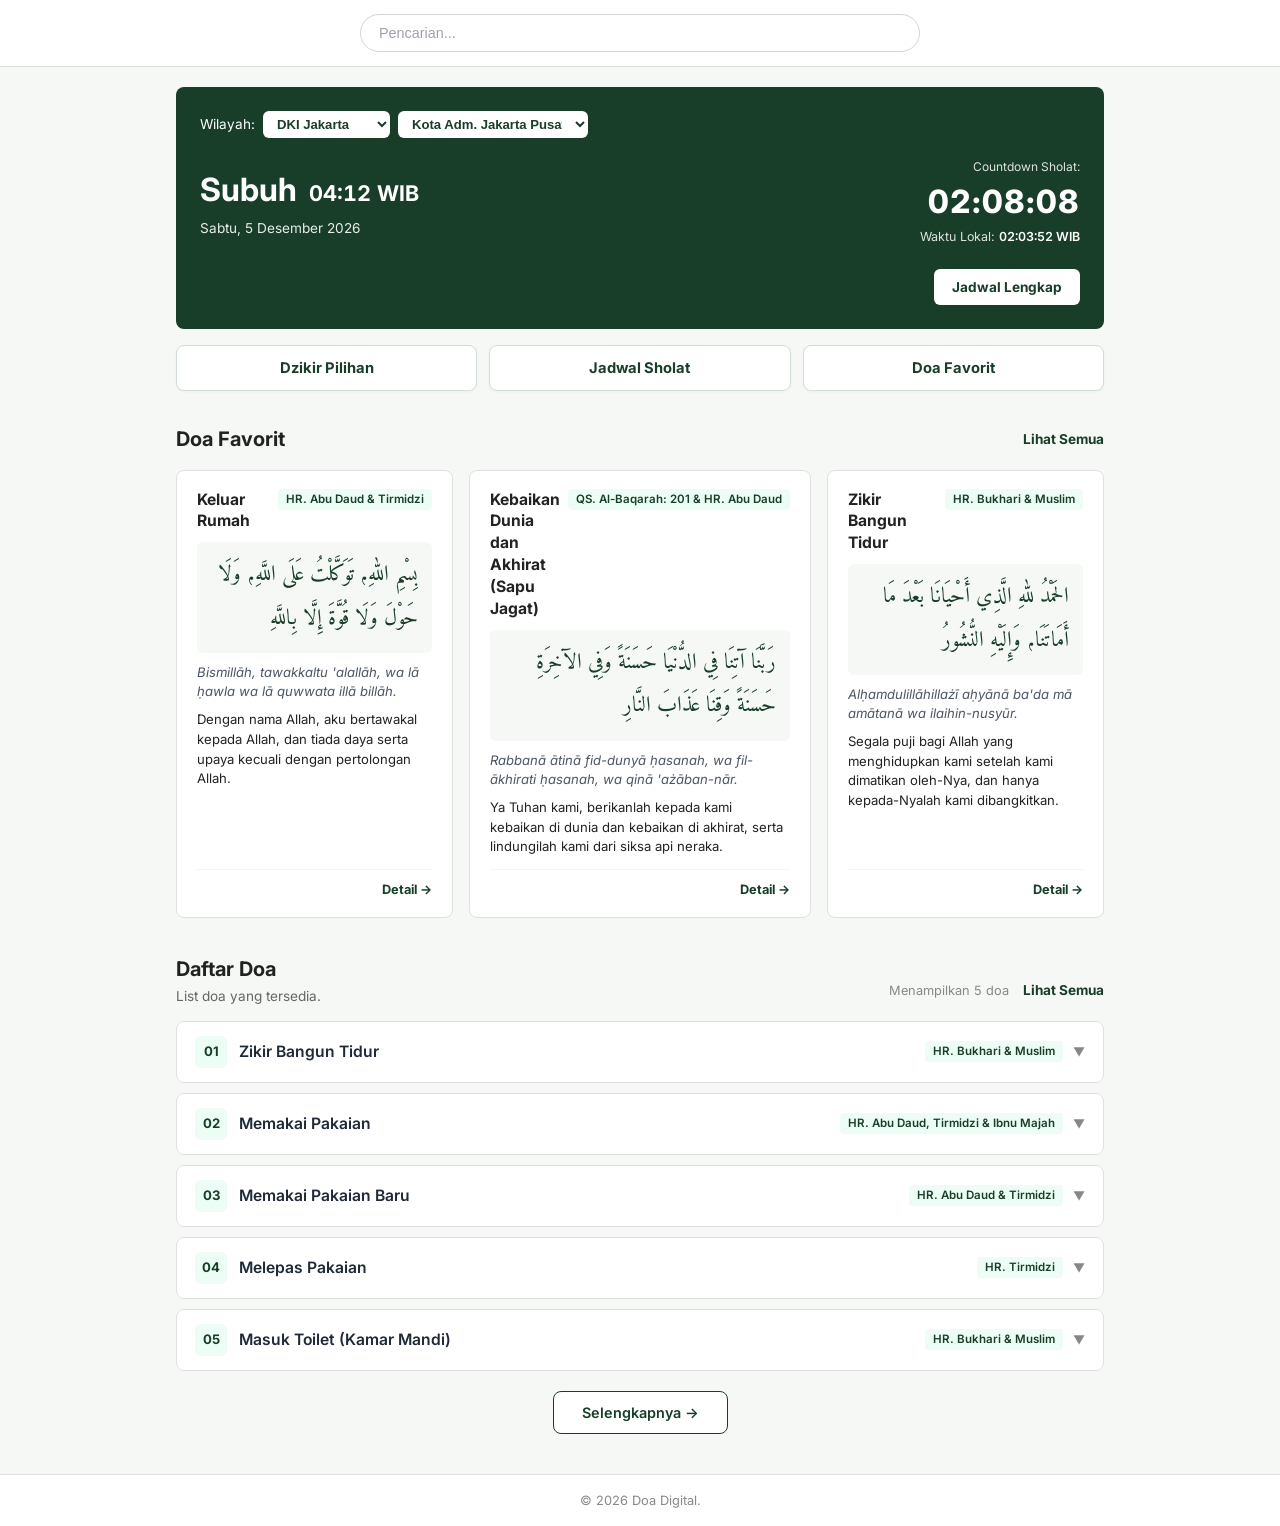
<file: index.html>
<!DOCTYPE html>
<html lang="id">
<head>
  <meta charset="UTF-8">
  <meta name="viewport" content="width=device-width, initial-scale=1.0">
  <title>Doa Digital - Kumpulan Doa, Dzikir & Jadwal Sholat</title>
  
  <!-- font -->
  <link rel="preconnect" href="https://fonts.googleapis.com">
  <link rel="preconnect" href="https://fonts.gstatic.com" crossorigin>
  <link href="https://fonts.googleapis.com/css2?family=Amiri:ital,wght@0,400;0,700;1,400&family=Inter:wght@400;500;600;700&display=swap" rel="stylesheet">
  
  <link rel="stylesheet" href="css/home.css">
</head>
<body>

  <!-- navbar search -->
  <header class="navbar">
    <div class="container nav-container">
      <div class="search-box">
        <input type="text" id="searchInput" placeholder="Pencarian...">
      </div>
    </div>
  </header>

  <main class="container">

    <!-- card waktu sholat -->
    <section class="card-sholat">
      <div class="sholat-top">
        <div class="sholat-location">
          <span>Wilayah:</span>
          <select id="provinsiSelect" aria-label="Pilih Provinsi">
            <option value="">Memuat provinsi...</option>
          </select>
          <select id="kabkotaSelect" aria-label="Pilih Kab/Kota">
            <option value="">Pilih kab/kota...</option>
          </select>
        </div>
      </div>

      <div class="sholat-main">
        <div class="sholat-left">
          <div class="sholat-headline">
            <h2 id="nextPrayerName">Dzuhur</h2>
            <span class="sholat-highlight" id="nextPrayerTime">11:42 WIB</span>
          </div>
          <p class="sholat-desc" id="currentDateDisplay">Memuat tanggal...</p>
        </div>

        <div class="sholat-right">
          <span class="sholat-info-label">Countdown Sholat:</span>
          <div class="sholat-value" id="countdownDisplay">00:00:00</div>
          <div class="sholat-clock">
            Waktu Lokal: <span id="currentClockDisplay">00:00:00 WIB</span>
          </div>
        </div>
      </div>

      <div class="sholat-footer">
        <a href="jadwal.html" class="btn-sholat-action">Jadwal Lengkap</a>
      </div>
    </section>

    <!-- daftar menu  -->
    <section class="menu-cards">
      <a href="dzikir.html" class="menu-card">Dzikir Pilihan</a>
      <a href="jadwal.html" class="menu-card">Jadwal Sholat</a>
      <a href="favorit.html" class="menu-card">Doa Favorit</a>
    </section>

    <!-- daftar doa favorit -->
    <section class="fav-grid">
      <div class="fav-header">
        <h2 class="fav-title">Doa Favorit</h2>
        <a href="favorit.html" class="btn-fav">Lihat Semua</a>
      </div>

      <div class="fav-cards" id="favCardsContainer">
        <!-- list doa favorit dari script -->
      </div>
    </section>

    <!-- daftar doa dropdown -->
    <section class="list-doa" id="daftarDoaSection">
      <div class="list-doa-header">
        <div class="title-wrap">
          <h2 class="section-title">Daftar Doa</h2>
          <p class="section-desc">List doa yang tersedia.</p>
        </div>
        <div class="list-doa-actions">
          <span class="info-count" id="infoCount">Menampilkan 5 doa</span>
          <a href="daftar_doa.html" class="btn-fav">Lihat Semua</a>
        </div>
      </div>

      <!-- list accordion dinamis (5 doa) -->
      <div class="simple-list" id="simpleList">
        <!-- Rendered dynamically by script.js -->
      </div>

      <!-- tombol selengkapnya menuju halaman daftar doa -->
      <div class="list-doa-more">
        <a href="daftar_doa.html" class="btn-more-doa">Selengkapnya &rarr;</a>
      </div>
    </section>

  </main>

  <!-- footer -->
  <footer class="footer">
    <div class="container">
      <p class="footer-copy">&copy; 2026 Doa Digital.</p>
    </div>
  </footer>

  <script src="scripts/data.js"></script>
  <script src="scripts/script.js"></script>
</body>
</html>
</file>
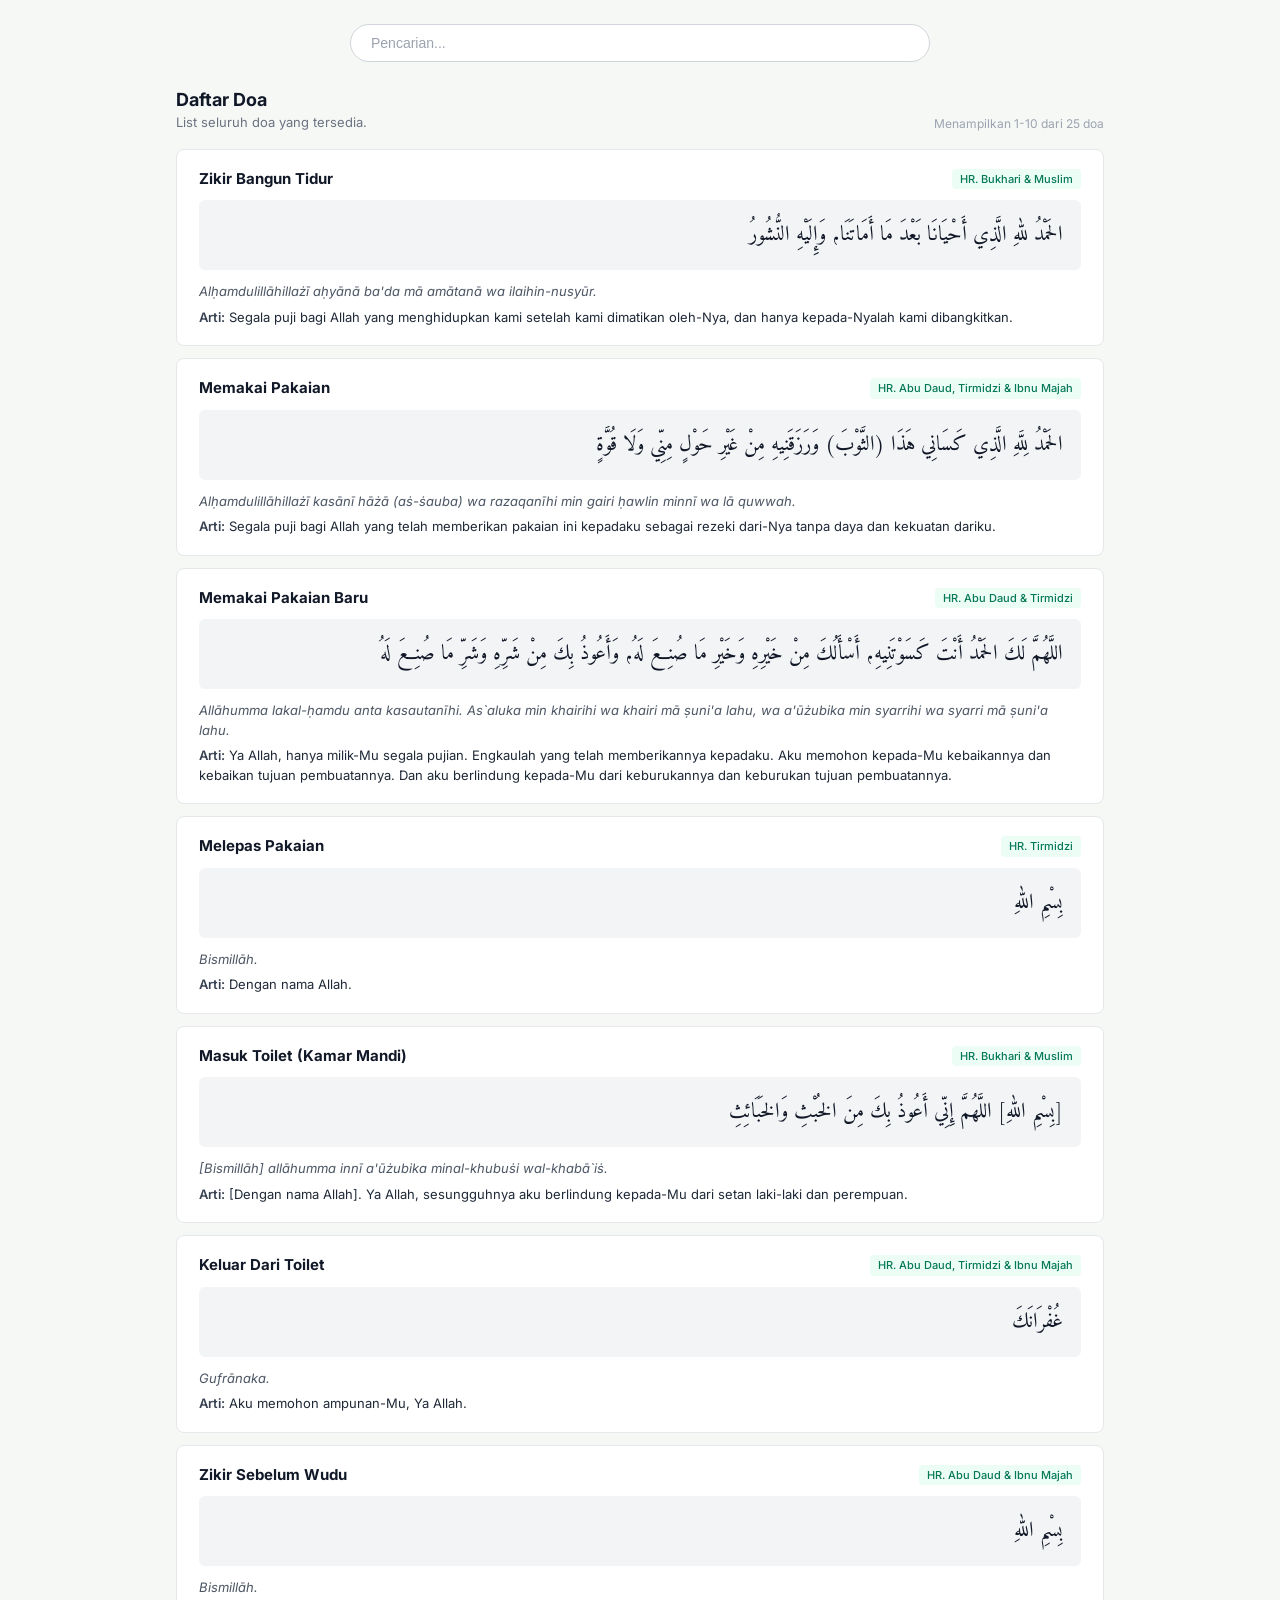
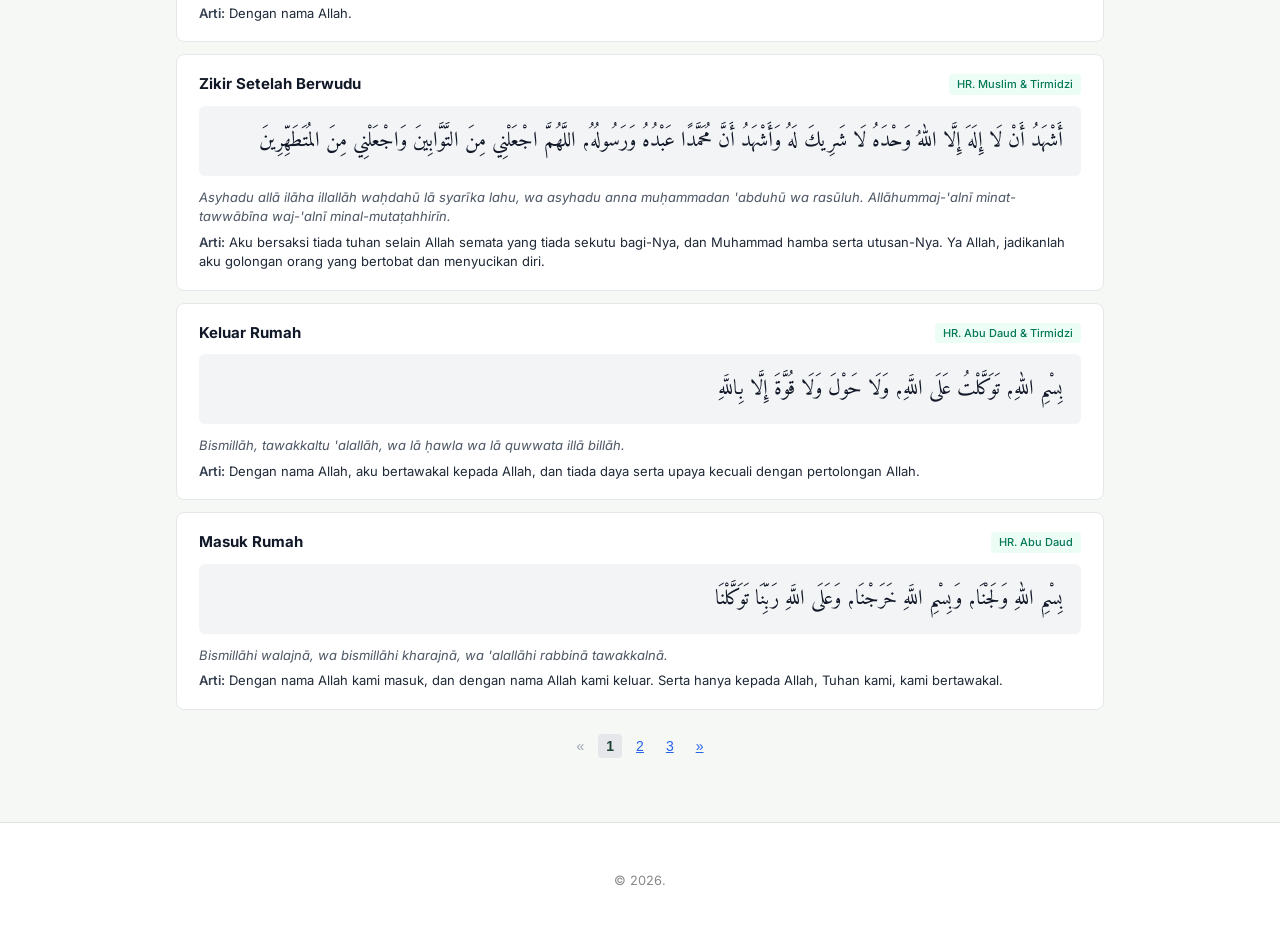
<file: daftar_doa.html>
<!DOCTYPE html>
<html lang="id">
<head>
  <meta charset="UTF-8">
  <meta name="viewport" content="width=device-width, initial-scale=1.0">
  <title>Daftar Doa</title>
  
  <!-- Font Google: Inter untuk UI & Amiri untuk teks Arab -->
  <link rel="preconnect" href="https://fonts.googleapis.com">
  <link rel="preconnect" href="https://fonts.gstatic.com" crossorigin>
  <link href="https://fonts.googleapis.com/css2?family=Amiri:ital,wght@0,400;0,700;1,400&family=Inter:wght@400;500;600;700&display=swap" rel="stylesheet">
  
  <link rel="stylesheet" href="css/daftar_doa.css">
</head>
<body>

  <main class="container">
    
    <!-- Pencarian -->
    <div class="search-wrapper">
      <div class="search-box">
        <input 
          type="text" 
          id="searchInput" 
          class="search-input" 
          placeholder="Pencarian..." 
          autocomplete="off"
        >
      </div>
    </div>

    <!-- Bagian Utama: Daftar Doa -->
    <div id="daftarDoaSection">
      <div class="section-header">
        <div class="title-group">
          <h3>Daftar Doa</h3>
          <p>List seluruh doa yang tersedia.</p>
        </div>
        <div class="info-count" id="infoCount">Menampilkan 1-10</div>
      </div>

      <!-- Wadah List Card Doa -->
      <div class="doa-list" id="doaListContainer">
        <!-- Card doa akan di-render secara dinamis oleh JavaScript -->
      </div>

      <!-- Pagination -->
      <div class="pagination-wrapper" id="paginationContainer">
      </div>
    </div>

  </main>

  <!-- footer -->
  <footer class="footer">
    <div class="container">
      <p class="footer-copy">&copy; 2026.</p>
    </div>
  </footer>

  <script src="scripts/data.js"></script>
  <script src="scripts/daftar_doa.js"></script>
</body>
</html>
</file>
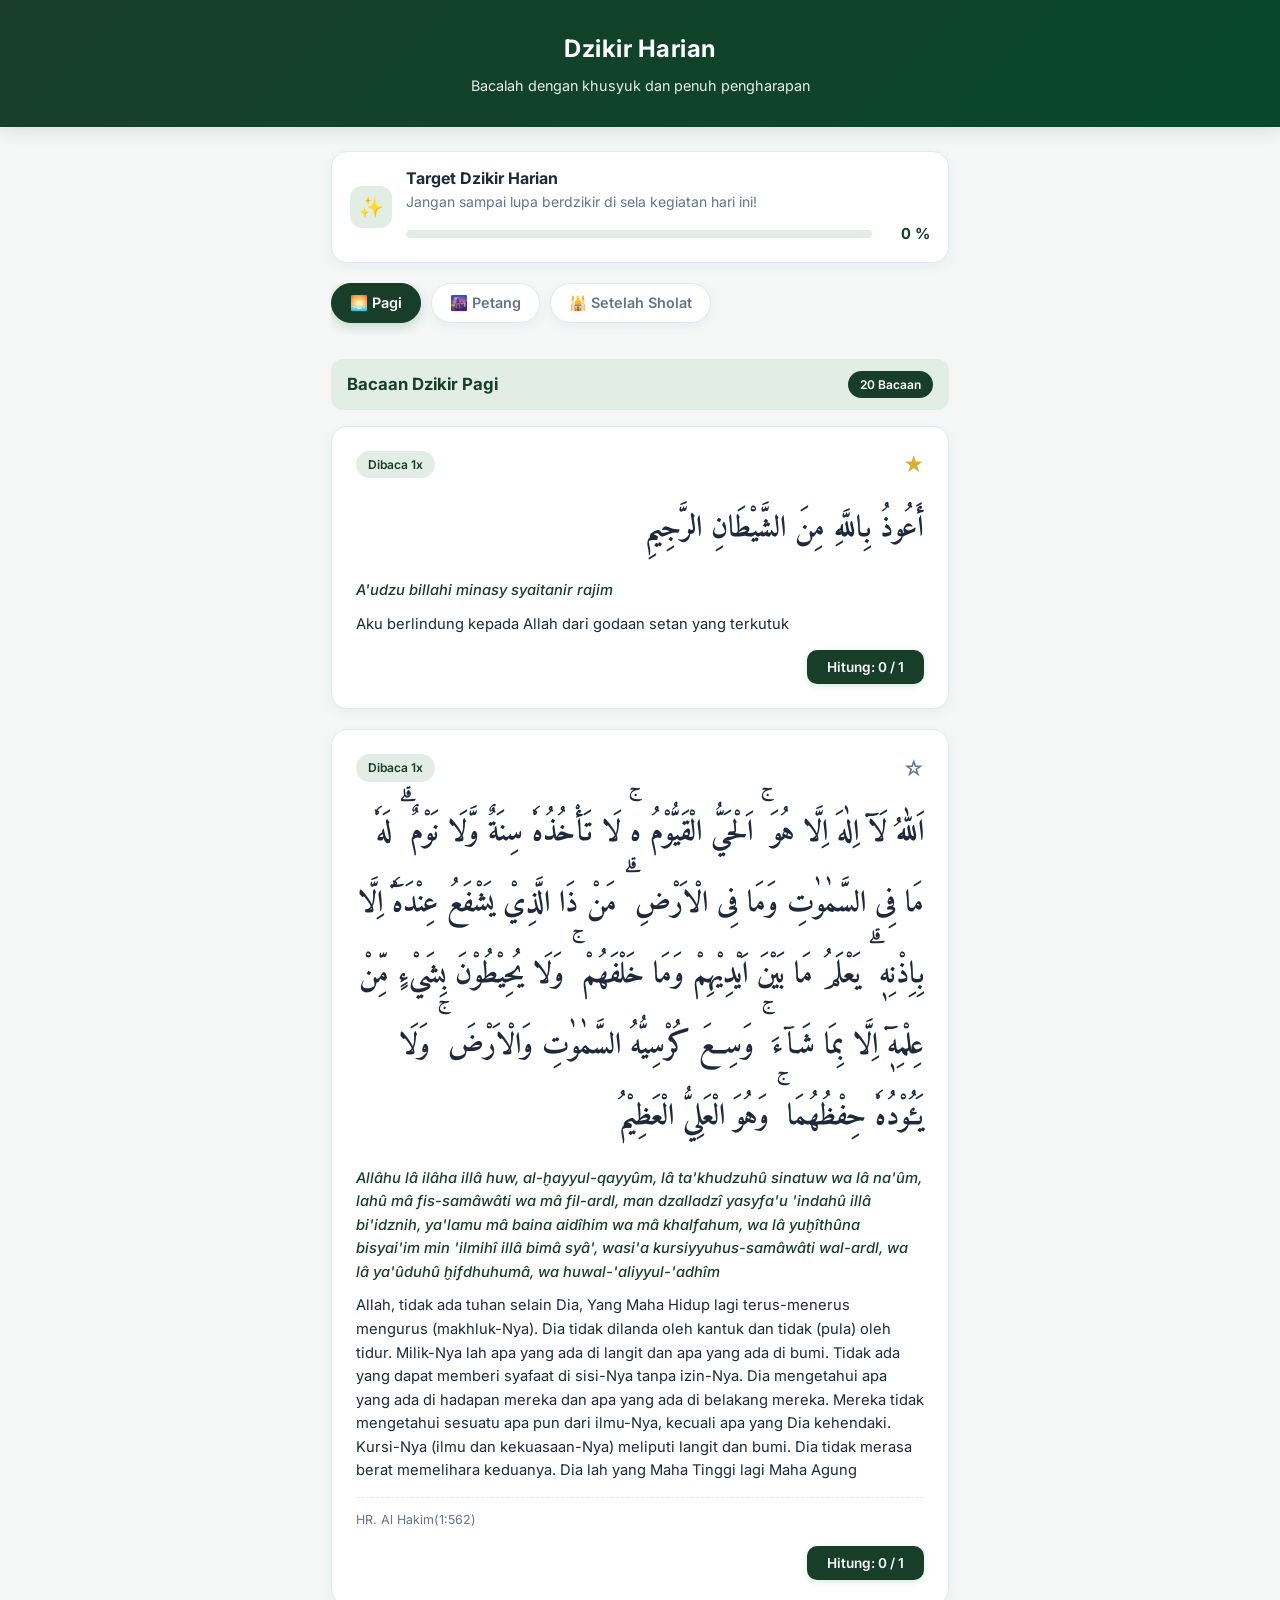
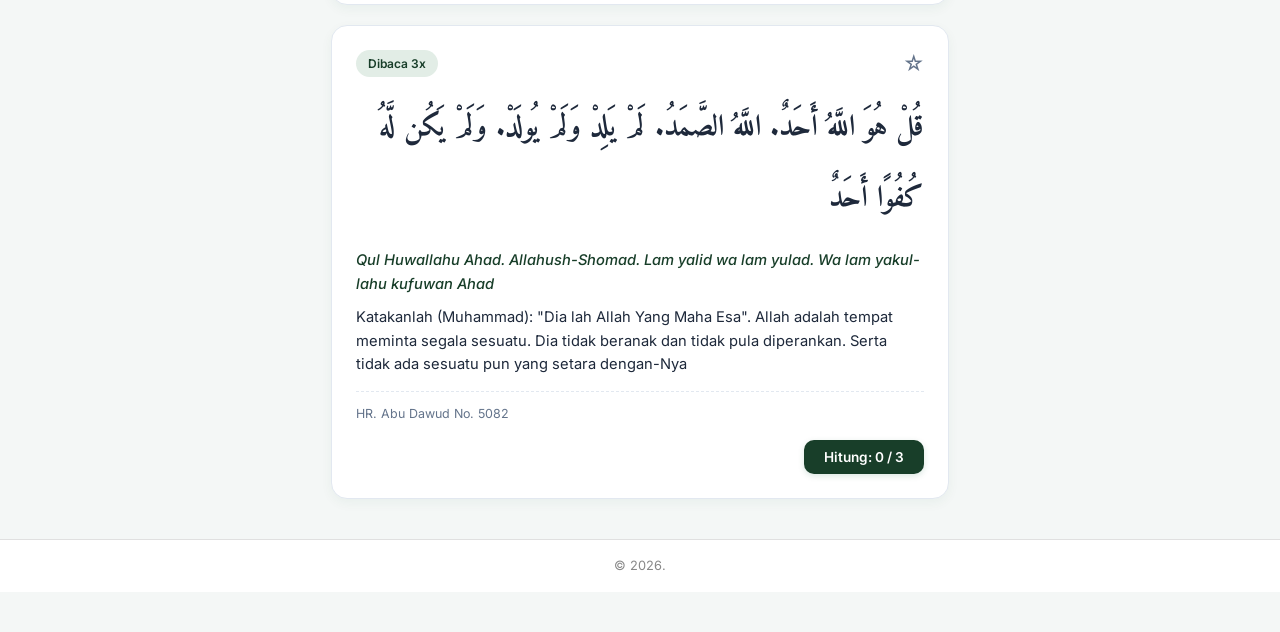
<file: dzikir.html>
<!DOCTYPE html>
<html lang="id">
<head>
  <meta charset="UTF-8">
  <meta name="viewport" content="width=device-width, initial-scale=1.0">
  <title>Dzikir Harian - Doa & Dzikir Harian</title>
  
  <!-- Font Google untuk Arab dan Teks Utama -->
  <link rel="preconnect" href="https://fonts.googleapis.com">
  <link rel="preconnect" href="https://fonts.gstatic.com" crossorigin>
  <link href="https://fonts.googleapis.com/css2?family=Amiri:ital,wght@0,400;0,700;1,400&family=Inter:wght@400;600;700&display=swap" rel="stylesheet">
  
  <!-- File CSS Eksternal -->
  <link rel="stylesheet" href="css/dzikir.css">
  <script src="scripts/dzikir.js" defer></script>
</head>
<body>

  <!-- HEADER -->
  <header class="header">
    <h1 id="header-title">Dzikir Harian</h1>
    <p id="header-subtitle">Bacalah dengan khusyuk dan penuh pengharapan</p>
  </header>

  <main class="container">

    <div class="progress-card" id="dzikir-progress-card">
  <div class="progress-icon">✨</div>
  <div class="progress-content">
    <div class="progress-title">Target Dzikir Harian</div>
    <div class="progress-subtitle">Jangan sampai lupa berdzikir di sela kegiatan hari ini!</div>
    <div class="progress-bar-wrapper">
      <div class="progress-track">
        <div class="progress-fill" id="dzikir-progress-fill" style="width: 0%;"></div>
      </div>
      <span class="progress-percent" id="dzikir-progress-percent">0 %</span>
    </div>
  </div>
</div>

    <!-- TOMBOL FILTER 3 KELOMPOK WAKTU -->
    <div class="category-filter">
      <button class="btn-filter active" onclick="filterGroup('pagi', 'Dzikir Pagi', 'Awali hari dengan perlindungan dan berkah Allah')">🌅 Pagi</button>

      <button class="btn-filter" onclick="filterGroup('petang', 'Dzikir Petang', 'Benteng perlindungan menjelang malam tiba')">🌆 Petang</button>
      <button class="btn-filter" onclick="filterGroup('sholat', 'Dzikir Setelah Sholat', 'Amalan utama penutup sholat fardhu')">🕌 Setelah Sholat</button>
    </div>

    <!-- KELOMPOK 1: DZIKIR PAGI -->
    <div id="group-pagi" class="dzikir-group">
      <div class="section-header">
        <span class="section-title">Bacaan Dzikir Pagi</span>
        <span class="badge-count">20 Bacaan</span>
      </div>

      <article class="card-doa">
        <div class="card-header">
          <span class="badge-count">Dibaca 1x</span>
          <button class="btn-bookmark active" title="Simpan ke Favorit">★</button>
        </div>
        <p class="text-arabic">أَعُوذُ بِاللَّهِ مِنَ الشَّيْطَانِ الرَّجِيمِ</p>
        <p class="text-latin">A'udzu billahi minasy syaitanir rajim</p>
        <p class="text-terjemahan">Aku berlindung kepada Allah dari godaan setan yang terkutuk</p>
        <div class="counter-action">
          <button class="btn-counter" data-target="1">Hitung: 0 / 1</button>
        </div>
      </article>

      <article class="card-doa">
        <div class="card-header">
          <span class="badge-count">Dibaca 1x</span>
          <button class="btn-bookmark" title="Simpan ke Favorit">☆</button>
        </div>
        <p class="text-arabic">اَللّٰهُ لَآ اِلٰهَ اِلَّا هُوَ ۚ اَلْحَيُّ الْقَيُّوْمُ ەۚ لَا تَأْخُذُهٗ سِنَةٌ وَّلَا نَوْمٌ ۗ لَهٗ مَا فِى السَّمٰوٰتِ وَمَا فِى الْاَرْضِ ۗ مَنْ ذَا الَّذِيْ يَشْفَعُ عِنْدَهٗٓ اِلَّا بِاِذْنِهٖ ۗ يَعْلَمُ مَا بَيْنَ اَيْدِيْهِمْ وَمَا خَلْفَهُمْ ۚ وَلَا يُحِيْطُوْنَ بِشَيْءٍ مِّنْ عِلْمِهٖٓ اِلَّا بِمَا شَاۤءَ ۚ وَسِعَ كُرْسِيُّهُ السَّمٰوٰتِ وَالْاَرْضَ ۚ وَلَا يَـُٔوْدُهٗ حِفْظُهُمَا ۚ وَهُوَ الْعَلِيُّ الْعَظِيْمُ</p>
        <p class="text-latin">Allâhu lâ ilâha illâ huw, al-ḫayyul-qayyûm, lâ ta'khudzuhû sinatuw wa lâ na'ûm, lahû mâ fis-samâwâti wa mâ fil-ardl, man dzalladzî yasyfa'u 'indahû illâ bi'idznih, ya'lamu mâ baina aidîhim wa mâ khalfahum, wa lâ yuḫîthûna bisyai'im min 'ilmihî illâ bimâ syâ', wasi'a kursiyyuhus-samâwâti wal-ardl, wa lâ ya'ûduhû ḫifdhuhumâ, wa huwal-'aliyyul-'adhîm</p>
        <p class="text-terjemahan">Allah, tidak ada tuhan selain Dia, Yang Maha Hidup lagi terus-menerus mengurus (makhluk-Nya). Dia tidak dilanda oleh kantuk dan tidak (pula) oleh tidur. Milik-Nya lah apa yang ada di langit dan apa yang ada di bumi. Tidak ada yang dapat memberi syafaat di sisi-Nya tanpa izin-Nya. Dia mengetahui apa yang ada di hadapan mereka dan apa yang ada di belakang mereka. Mereka tidak mengetahui sesuatu apa pun dari ilmu-Nya, kecuali apa yang Dia kehendaki. Kursi-Nya (ilmu dan kekuasaan-Nya) meliputi langit dan bumi. Dia tidak merasa berat memelihara keduanya. Dia lah yang Maha Tinggi lagi Maha Agung</p>
        <p class="text-riwayat">HR. Al Hakim(1:562)</p>
        <div class="counter-action">
          <button class="btn-counter" data-target="1">Hitung: 0 / 1</button>
        </div>
      </article>

      <article class="card-doa">
        <div class="card-header">
          <span class="badge-count">Dibaca 3x</span>
          <button class="btn-bookmark" title="Simpan ke Favorit">☆</button>
        </div>
        <p class="text-arabic"> قُلْ هُوَ اللَّهُ أَحَدٌ. اللَّهُ الصَّمَدُ. لَمْ يَلِدْ وَلَمْ يُولَدْ. وَلَمْ يَكُن لَّهُ كُفُوًا أَحَدٌ</p>
        <p class="text-latin">Qul Huwallahu Ahad. Allahush-Shomad. Lam yalid wa lam yulad. Wa lam yakul-lahu kufuwan Ahad</p>
        <p class="text-terjemahan">Katakanlah (Muhammad): "Dia lah Allah Yang Maha Esa". Allah adalah tempat meminta segala sesuatu. Dia tidak beranak dan tidak pula diperankan. Serta tidak ada sesuatu pun yang setara dengan-Nya</p>
        <p class="text-riwayat">HR. Abu Dawud No. 5082</p>
        <div class="counter-action">
          <button class="btn-counter" data-target="3">Hitung: 0 / 3</button>
        </div>
      </article>
    </div>

    <!-- KELOMPOK 2: DZIKIR PETANG -->
    <div id="group-petang" class="dzikir-group" style="display: none;">
      <div class="section-header">
        <span class="section-title">Bacaan Dzikir Petang</span>
        <span class="badge-count">16 Bacaan</span>
      </div>

      <article class="card-doa">
        <div class="card-header">
          <span class="badge-count">Dibaca 1x</span>
          <button class="btn-bookmark" title="Simpan ke Favorit">☆</button>
        </div>
        <p class="text-arabic">أَعُوذُ بِاللَّهِ مِنَ الشَّيْطَانِ الرَّجِيمِ</p>
        <p class="text-latin">A'udzu billahi minasy syaitanir rajim</p>
        <p class="text-terjemahan">Aku berlindung kepada Allah dari godaan setan yang terkutuk</p>
        <div class="counter-action">
          <button class="btn-counter" data-target="1">Hitung: 0 / 1</button>
        </div>
      </article>

      <article class="card-doa">
        <div class="card-header">
          <span class="badge-count">Dibaca 1x</span>
          <button class="btn-bookmark" title="Simpan ke Favorit">☆</button>
        </div>
        <p class="text-arabic">اَللّٰهُ لَآ اِلٰهَ اِلَّا هُوَ ۚ اَلْحَيُّ الْقَيُّوْمُ ەۚ لَا تَأْخُذُهٗ سِنَةٌ وَّلَا نَوْمٌ ۗ لَهٗ مَا فِى السَّمٰوٰتِ وَمَا فِى الْاَرْضِ ۗ مَنْ ذَا الَّذِيْ يَشْفَعُ عِنْدَهٗٓ اِلَّا بِاِذْنِهٖ ۗ يَعْلَمُ مَا بَيْنَ اَيْدِيْهِمْ وَمَا خَلْفَهُمْ ۚ وَلَا يُحِيْطُوْنَ بِشَيْءٍ مِّنْ عِلْمِهٖٓ اِلَّا بِمَا شَاۤءَ ۚ وَسِعَ كُرْسِيُّهُ السَّمٰوٰتِ وَالْاَرْضَ ۚ وَلَا يَـُٔوْدُهٗ حِفْظُهُمَا ۚ وَهُوَ الْعَلِيُّ الْعَظِيْمُ</p>
        <p class="text-latin">Allâhu lâ ilâha illâ huw, al-ḫayyul-qayyûm, lâ ta'khudzuhû sinatuw wa lâ na'ûm, lahû mâ fis-samâwâti wa mâ fil-ardl, man dzalladzî yasyfa'u 'indahû illâ bi'idznih, ya'lamu mâ baina aidîhim wa mâ khalfahum, wa lâ yuḫîthûna bisyai'im min 'ilmihî illâ bimâ syâ', wasi'a kursiyyuhus-samâwâti wal-ardl, wa lâ ya'ûduhû ḫifdhuhumâ, wa huwal-'aliyyul-'adhîm</p>
        <p class="text-terjemahan">Allah, tidak ada tuhan selain Dia, Yang Maha Hidup lagi terus-menerus mengurus (makhluk-Nya). Dia tidak dilanda oleh kantuk dan tidak (pula) oleh tidur. Milik-Nya lah apa yang ada di langit dan apa yang ada di bumi. Tidak ada yang dapat memberi syafaat di sisi-Nya tanpa izin-Nya. Dia mengetahui apa yang ada di hadapan mereka dan apa yang ada di belakang mereka. Mereka tidak mengetahui sesuatu apa pun dari ilmu-Nya, kecuali apa yang Dia kehendaki. Kursi-Nya (ilmu dan kekuasaan-Nya) meliputi langit dan bumi. Dia tidak merasa berat memelihara keduanya. Dia lah yang Maha Tinggi lagi Maha Agung</p>
        <p class="text-riwayat">HR. Al Hakim(1:562)</p>
        <div class="counter-action">
          <button class="btn-counter" data-target="1">Hitung: 0 / 1</button>
        </div>
      </article>

      <article class="card-doa">
        <div class="card-header">
          <span class="badge-count">Dibaca 3x</span>
          <button class="btn-bookmark" title="Simpan ke Favorit">☆</button>
        </div>
        <p class="text-arabic">قُلْ هُوَ اللَّهُ أَحَدٌ. اللَّهُ الصَّمَدُ. لَمْ يَلِدْ وَلَمْ يُولَدْ. وَلَمْ يَكُن لَّهُ كُفُوًا أَحَدٌ</p>
        <p class="text-latin">Qul Huwallahu Ahad. Allahush-Shomad. Lam yalid wa lam yulad. Wa lam yakul-lahu kufuwan Ahad</p>
        <p class="text-terjemahan">Katakanlah (Muhammad): "Dia lah Allah Yang Maha Esa". Allah adalah tempat meminta segala sesuatu. Dia tidak beranak dan tidak pula diperankan. Serta tidak ada sesuatu pun yang setara dengan-Nya</p>
        <div class="counter-action">
          <button class="btn-counter" data-target="3">Hitung: 0 / 3</button>
        </div>
      </article>
    </div>

    <!-- KELOMPOK 3: SETELAH SHOLAT -->
    <div id="group-sholat" class="dzikir-group" style="display: none;">
      <div class="section-header">
        <span class="section-title">Bacaan Dzikir Setelah Sholat Fardhu</span>
        <span class="badge-count">10 Bacaan</span>
      </div>

      <article class="card-doa">
        <div class="card-header">
          <span class="badge-count">Dibaca 3x</span>
          <button class="btn-bookmark" title="Simpan ke Favorit">☆</button>
        </div>
        <p class="text-arabic">أَسْتَغْفِرُ اللَّهَ</p>
        <p class="text-latin">Astaghfirullah</p>
        <p class="text-terjemahan">Aku memohon ampun kepada Allah</p>
        <div class="counter-action">
          <button class="btn-counter" data-target="3">Hitung: 0 / 3</button>
        </div>
      </article>

      <article class="card-doa">
        <div class="card-header">
          <span class="badge-count">Dibaca 1x</span>
          <button class="btn-bookmark" title="Simpan ke Favorit">☆</button>
        </div>
        <p class="text-arabic">اَللّهُمَّ اَنْتَ السَّلاَمُ، وَمِنْكَ السَّلاَمُ، تَبَارَكْتَ يَاذَاْلجَلاَلِ وَاْلاِكْرَامِ</p>
        <p class="text-latin">Allahumma antas-salaam wa minkas-salaam, tabarakta yaa dhal-jalaali wal-ikraam</p>
        <p class="text-terjemahan">Ya Allah, Engkaulah Dzat yang memberi keselamatan. Dari-Mu keselamatan (bersumber). Engkau Maha Agung, wahai Dzat yang memiliki keagungan dan kemuliaan</p>
        <div class="counter-action">
          <button class="btn-counter" data-target="1">Hitung: 0 / 1</button>
        </div>
      </article>

      <article class="card-doa">
        <div class="card-header">
          <span class="badge-count">Dibaca 1x</span>
          <button class="btn-bookmark" title="Simpan ke Favorit">☆</button>
        </div>
        <p class="text-arabic">لا إِلَهَ إِلَّا اللهُ وَحْدَهُ لَا شَرِيكَ لَهُ، لَهُ الْمُلْكُ وَلَهُ الْحَمْدُ وَهُوَ عَلَى كُلِّ شَيْءٍ قَدِيرُ، اللَّهُمَّ لَا مَانِعَ لِمَا أَعْطَيْتَ وَلَا مُعْطِيَ لِمَا مَنَعْتَ وَلَا يَنْفَعُ ذَا الْجَدِ مِنْكَ الْجَدُّ</p>
        <p class="text-latin">La ilaha illallahu wahdahu la sharika lah, lahul-mulku wa lahul-hamdu wa huwa 'ala kulli shay'in qadir, allahumma la mānifa lima a'tayt wa la mu'tiya lima mana'ta wa la yanfa'u dha al-jaddi minaka al-jadd</p>
        <p class="text-terjemahan">Tidak ada ilah yang berhak diibadahi kecuali Allah, Yang Maha Esa, tidak ada sekutu bagi-Nya. Bagi-Nya kerajaan dan bagi-Nya pujian, dan Dia Yang Maha Kuasa atas segala sesuatu. Ya Allah, tidak ada yang dapat mencegah apa yang Engkau berikan, dan tidak ada yang dapat memberikan apa yang Engkau cegah, dan tidak bergunakekayaan dan kemuliaan itu bagi pemiliknya untuk menebus dari (siksa) Mu. Hanya dari-Mu kekayaan dan kemuliaan</p>
        <div class="counter-action">
          <button class="btn-counter" data-target="1">Hitung: 0 / 1</button>
        </div>
      </article>

      <article class="card-doa">
        <div class="card-header">
          <span class="badge-count">Dibaca 1x</span>
          <button class="btn-bookmark" title="Simpan ke Favorit">☆</button>
        </div>
        <p class="text-arabic">لا إِلَهَ إِلَّا اللهُ وَحْدَهُ لَا شَرِيكَ لَهُ، لَهُ الْمُلْكُ وَلَهُ الْحَمْدُ وَهُوَ عَلَى كُلِّ شَيْءٍ قَدِيرُ، لَا حَوْلَ وَلَا قُوَّةَ إِلَّا بِاللهِ، لَا إِلَهَ إِلَّا اللهُ وَلَا نَعْبُدُ إِلَّا إِيَّاهُ، لَهُ النِعْمَةُ وَلَهُ الْفَضْلُ وَلَهُ الثَّنَاءُ الْحَسَنُ، لَا إِلَهَ إِلَّا الله مُخْلِصِينَ لَهُ الدِّينَ وَلَوْ كَرِهَ الْكَافِرُوْنَ</p>
        <p class="text-latin">Laa ilaha illallah wahdahu laa syarika lah, lahul mulku wa lahul hamdu wa huwa 'ala kulli syai-in qodiir, laa hawla wa laa quwwata illa billah, laa ilaha illallah wa laa na'budu illa iyyaah, lahun ni'mah wa lahul fadhlu wa lahuts tsanaaul hasan, laa ilaha illallahu mukhlishiina lahud diin wa law karihal kaafiruun</p>
        <p class="text-terjemahan">Tidak ada ilah yang berhak diibadahi kecuali Allah, Yang Maha Esa, tidak ada sekutu bagi-Nya. Bagi-Nya kerajaan dan bagi-Nya pujian, dan Dia Yang Maha Kuasa atas segala sesuatu.Tidak ada daya dan tidak ada kekuatan melainkan (dengan pertolongan) dari Allah. Tidak ada ilah yang berhak diibadahi kecuali Allah, dan tidak ada yang disembah melainkan Dia. Bagi-Nya nikmat dan keutamaan, dan bagi-Nya pujian yang baik. Tidak ada ilah yang berhak diibadahi kecuali Allah, dengan memurnikan niat beribadah untuk-Nya, meskipun orang-orang kafir membencinya</p>
        <div class="counter-action">
          <button class="btn-counter" data-target="1">Hitung: 0 / 1</button>
        </div>
      </article>

      <article class="card-doa">
        <div class="card-header">
          <span class="badge-count">Dibaca 10x</span>
          <button class="btn-bookmark" title="Simpan ke Favorit">☆</button>
        </div>
        <p class="text-arabic">لاَ إِلَهَ إِلاَّ اللهُ وَحْدَهُ لاَ شَرِيْكَ لَهُ، لَهُ المُلْكُ وَلَهُ الْحَمْدُ يُحْيِيْ وَيُمِيْتُ وَهُوَ حَيٌّ لاَ يَمُوْتُ، بِيَدِهِ الْخَيْرُ، وَهُوَ عَلَى كُلِّ شَيْءٍ قَدِيْر </p>
        <p class="text-latin">Lailahaillallah wahdahula syarikalah lahul mulku walahul hamdu yuhyi wayumitu wahuwa ala kulli syai-in qadir</p>
        <p class="text-terjemahan">Tidak ada ilah yang berhak diibadahi kecuali Allah, Yang Maha Esa, tidak ada sekutu bagi-Nya. Bagi-Nya segala kekuasaan dan bagi-Nya segala pujian, dan Dia Yang Maha Kuasa atas segala sesuatu</p>
        <div class="counter-action">
          <button class="btn-counter" data-target="10">Hitung: 0 / 10</button>
        </div>
      </article>

      <article class="card-doa">
        <div class="card-header">
          <span class="badge-count">Dibaca 33x</span>
          <button class="btn-bookmark" title="Simpan ke Favorit">☆</button>
        </div>
        <p class="text-arabic">سُبْحَانَ اللَّهِ</p>
        <p class="text-latin">Subhanallah</p>
        <p class="text-terjemahan">Maha Suci Allah</p>
        <div class="counter-action">
          <button class="btn-counter" data-target="33">Hitung: 0 / 33</button>
        </div>
      </article>

      <article class="card-doa">
        <div class="card-header">
          <span class="badge-count">Dibaca 33x</span>
          <button class="btn-bookmark" title="Simpan ke Favorit">☆</button>
        </div>
        <p class="text-arabic">الْحَمْدُ لِلَّهِ</p>
        <p class="text-latin">Alhamdulillah</p>
        <p class="text-terjemahan">Segala puji bagi Allah</p>
        <div class="counter-action">
          <button class="btn-counter" data-target="33">Hitung: 0 / 33</button>
        </div>
      </article>

      <article class="card-doa">
        <div class="card-header">
          <span class="badge-count">Dibaca 33x</span>
          <button class="btn-bookmark" title="Simpan ke Favorit">☆</button>
        </div>
        <p class="text-arabic">اللَّهُ أَكْبَرُ</p>
        <p class="text-latin">Allahu Akbar</p>
        <p class="text-terjemahan">Allah Maha Besar</p>
        <div class="counter-action">
          <button class="btn-counter" data-target="33">Hitung: 0 / 33</button>
        </div>
      </article>

    <article class="card-doa">
      <div class="card-header">
        <span class="badge-count">Dibaca 1x</span>
        <button class="btn-bookmark" title="Simpan ke Favorit">☆</button>
      </div>
      <p class="text-arabic">لا إِلَهَ إِلَّا اللهُ وَحْدَهُ لَا شَرِيكَ لَهُ، لَهُ الْمُلْكُ وَلَهُ الْحَمْدُ وَهُوَ عَلَى كُلِّ شَيْءٍ قَدِيرُ</p>
      <p class="text-latin">Lā ilāha illallah wahdahu lā sharīka lah, lahul-mulku wa lahul-ḥamdu wa huwa 'alā kulli shay'in qādir</p>
      <p class="text-terjemahan">Tidak ada ilah selain Allah, Yang Maha Esa, tidak ada sekutu bagi-Nya. Milik-Nya adalah kerajaan dan milik-Nya adalah pujian, dan Dia Maha Kuasa atas segala sesuatu</p>
      <div class="counter-action">
        <button class="btn-counter" data-target="1">Hitung: 0 / 1</button>
      </div>
    </article>

    <article class="card-doa">
      <div class="card-header">
        <span class="badge-count">Dibaca 1x</span>
        <button class="btn-bookmark" title="Simpan ke Favorit">☆</button>
      </div>
      <p class="text-arabic">َرَبِّ قِنِي عَذَابَكَ يَوْمَ تَبْعَثُ - أَوْ تَجْمَعُ - عِبَادَكَ</p>
      <p class="text-latin">Rabbi qinī 'adzābaka yawma tab'atsu — aw tajma'u — 'ibādaka</p>
      <p class="text-terjemahan">Wahai Rabbku, lindungilah aku dari azab-Mu pada hari Engkau membangkitkan — atau mengumpulkan — hamba-hamba-Mu</p>
      <div class="counter-action">
        <button class="btn-counter" data-target="1">Hitung: 0 / 1</button>
      </div>
    </article>

    <article class="card-doa">
      <div class="card-header">
        <span class="badge-count">Dibaca 1x</span>
        <button class="btn-bookmark" title="Simpan ke Favorit">☆</button>
      </div>
      <p class="text-arabic">ٱللَّهُ لَآ إِلَـٰهَ إِلَّا هُوَ ٱلْحَىُّ ٱلْقَيُّومُ ۚ لَا تَأْخُذُهُۥ سِنَةٌۭ وَلَا نَوْمٌۭ ۚ لَّهُۥ مَا فِى ٱلسَّمَـٰوَٰتِ وَمَا فِى ٱلْأَرْضِ ۗ مَن ذَا ٱلَّذِى يَشْفَعُ عِندَهُۥٓ إِلَّا بِإِذْنِهِۦ ۚ يَعْلَمُ مَا بَيْنَ أَيْدِيهِمْ وَمَا خَلْفَهُمْ ۖ وَلَا يُحِيطُونَ بِشَىْءٍۢ مِّنْ عِلْمِهِۦٓ إِلَّا بِمَا شَآءَ ۚ وَسِعَ كُرْسِيُّهُ ٱلسَّمَـٰوَٰتِ وَٱلْأَرْضَ ۖ وَلَا يَـُٔودُهُۥ حِفْظُهُمَا ۚ وَهُوَ ٱلْعَلِىُّ ٱلْعَظِيمُ</p>
      <p class="text-latin">allâhu lâ ilâha illâ huwal-ḫayyul-qayyûm, lâ ta'khudzuhû sinatuw wa lâ na'ûm, lahû mâ fis-samâwâti wa mâ fil-ardl, man dzalladzî yasyfa'u 'indahû illâ bi'idznih, ya'lamu mâ baina aidîhim wa mâ khalfahum, wa lâ yuḫîthûna bisyai'im min 'ilmihî illâ bimâ syâ', wasi'a kursiyyuhus-samâwâti wal-ardl, wa lâ ya'ûduhû ḫifdhuhumâ, wa huwal-'aliyyul-'adhîm</p>
      <p class="text-terjemahan">Allah, tidak ada Tuhan selain Dia, Yang Maha Hidup lagi terus-menerus mengurus (makhluk-Nya). Dia tidak dilanda oleh kantuk dan tidak (pula) oleh tidur. Milik-Nya lah apa yang ada di langit dan apa yang ada di bumi. Tidak ada yang dapat memberi syafaat di sisi-Nya tanpa izin-Nya. Dia mengetahui apa yang ada di hadapan mereka dan apa yang ada di belakang mereka. Mereka tidak mengetahui sesuatu apa pun dari ilmu-Nya, kecuali apa yang Dia kehendaki. Kursi-Nya (ilmu dan kekuasaan-Nya) meliputi langit dan bumi. Dia tidak merasa berat memelihara keduanya. Dia lah yang Maha Tinggi lagi Maha Agung</p>
      <div class="counter-action">
        <button class="btn-counter" data-target="1">Hitung: 0 / 1</button>
      </div>
    </article>
  </div>

  </main>

  <!-- SCRIPT UNTUK FILTER KELOMPOK WAKTU -->
  <script>
    function filterGroup(groupId, titleText, subtitleText) {
      // Sembunyikan semua kelompok dzikir
      document.querySelectorAll('.dzikir-group').forEach(group => {
        group.style.display = 'none';
      });

      // Nonaktifkan semua tombol filter
      document.querySelectorAll('.btn-filter').forEach(btn => {
        btn.classList.remove('active');
      });

      // Tampilkan kelompok yang dipilih
      document.getElementById('group-' + groupId).style.display = 'block';

      // Aktifkan tombol yang diklik & ubah header teks
      event.currentTarget.classList.add('active');
      document.getElementById('header-title').innerText = titleText;
      document.getElementById('header-subtitle').innerText = subtitleText;
    }
  </script>

  <!-- footer -->
  <footer class="footer">
    <div class="container">
      <p class="footer-copy">&copy; 2026.</p>
    </div>
  </footer>

</body>
</html>
</file>
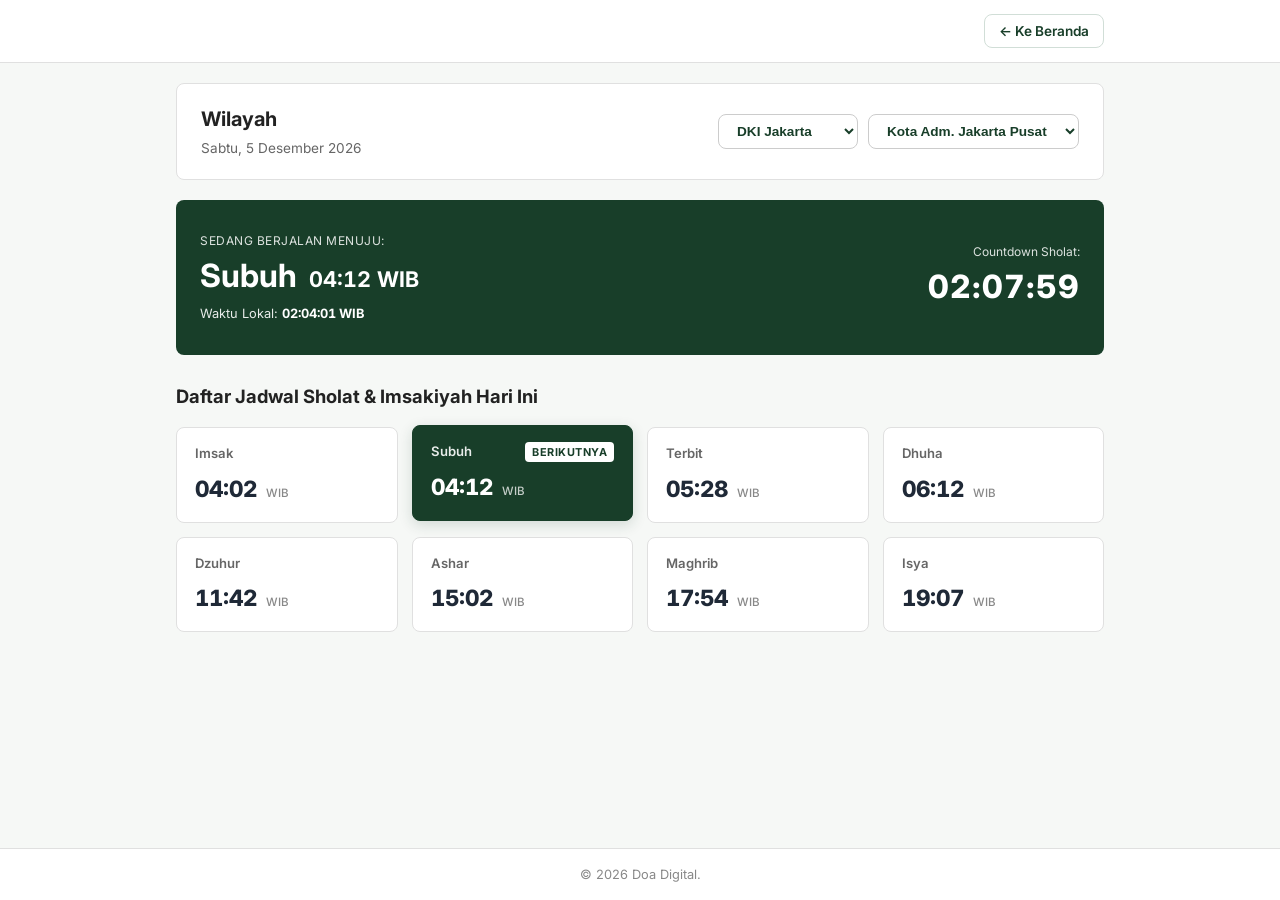
<file: jadwal.html>
<!DOCTYPE html>
<html lang="id">
<head>
  <meta charset="UTF-8">
  <meta name="viewport" content="width=device-width, initial-scale=1.0">
  <title>Jadwal Sholat - Doa Digital</title>
  
  <!-- Font Google: Inter untuk UI -->
  <link rel="preconnect" href="https://fonts.googleapis.com">
  <link rel="preconnect" href="https://fonts.gstatic.com" crossorigin>
  <link href="https://fonts.googleapis.com/css2?family=Inter:wght@400;500;600;700;800&display=swap" rel="stylesheet">
  
  <link rel="stylesheet" href="css/jadwal.css">
</head>
<body>

  <!-- navbar -->
  <header class="navbar">
    <div class="container nav-container-back">
      <a href="index.html" class="btn-back">&larr; Ke Beranda</a>
    </div>
  </header>

  <main class="container">

    <!-- pilih wilayah -->
    <section class="card region-card">
      <div class="region-left">
        <h2 class="region-title">Wilayah</h2>
        <p class="region-desc" id="currentDateDisplay">Memuat tanggal...</p>
      </div>

      <div class="region-right">
        <select class="region-select" id="provinsiSelect" aria-label="Pilih Provinsi">
          <option value="">Memuat provinsi...</option>
        </select>
        <select class="region-select" id="kabkotaSelect" aria-label="Pilih Kab/Kota">
          <option value="">Pilih kab/kota...</option>
        </select>
      </div>
    </section>

    <section class="countdown-card">
      <div class="countdown-main">
        <div class="countdown-left">
          <span class="countdown-status-label">Sedang Berjalan Menuju:</span>
          <div class="countdown-sholat-time">
            <h2 id="nextPrayerName">Dzuhur</h2>
            <span class="countdown-highlight" id="nextPrayerTime">11:42 WIB</span>
          </div>
          <div class="countdown-clock">
            Waktu Lokal: <span id="currentClockDisplay">00:00:00 WIB</span>
          </div>
        </div>

        <div class="countdown-right">
          <span class="countdown-info-label">Countdown Sholat:</span>
          <div class="countdown-time" id="countdownDisplay">00:00:00</div>
        </div>
      </div>
    </section>

    <!-- jadwal sholat -->
    <section class="section-schedule">
      <h3 class="schedule-section-title">Daftar Jadwal Sholat & Imsakiyah Hari Ini</h3>

      <div class="grid-schedule" id="scheduleGrid">
      </div>
    </section>

  </main>

  <!-- footer -->
  <footer class="footer">
    <div class="container">
      <p class="footer-copy">&copy; 2026 Doa Digital.</p>
    </div>
  </footer>

  <script src="scripts/jadwal.js"></script>
</body>
</html>
</file>
<file: css/home.css>
* {
  box-sizing: border-box;
  margin: 0;
  padding: 0;
}

body {
  font-family: 'Inter', -apple-system, BlinkMacSystemFont, "Segoe UI", Roboto, sans-serif;
  background-color: #f6f8f6;
  color: #333333;
  line-height: 1.5;
  min-height: 100vh;
  display: flex;
  flex-direction: column;
}

.container {
  width: 100%;
  max-width: 960px;
  margin: 0 auto;
  padding: 0 16px;
}

main.container {
  flex: 1;
}

button {
  font-family: inherit;
  cursor: pointer;
  border: none;
  background: none;
}

/* ================= NAVBAR SEARCH ================= */
.navbar {
  background-color: #ffffff;
  border-bottom: 1px solid #e0e0e0;
  padding: 14px 0;
}

.nav-container {
  display: flex;
  justify-content: center;
}

.search-box {
  width: 100%;
  max-width: 560px;
}

.search-box input {
  width: 100%;
  padding: 10px 18px;
  border-radius: 9999px;
  border: 1px solid #d1d5db;
  outline: none;
  background-color: #ffffff;
  font-size: 0.9rem;
  color: #333333;
  transition: border-color 0.2s ease, box-shadow 0.2s ease;
}

.search-box input:focus {
  border-color: #183e29;
  box-shadow: 0 0 0 3px rgba(24, 62, 41, 0.12);
}

.search-box input::placeholder {
  color: #9ca3af;
}

/* ================= CARD WAKTU SHOLAT ================= */
/* Solid color #183e29, tanpa gradasi, tanpa garis pemisah */
.card-sholat {
  background-color: #183e29;
  border-radius: 8px;
  padding: 24px;
  margin-top: 20px;
  color: #ffffff;
}

.sholat-top {
  display: flex;
  justify-content: flex-start;
  align-items: center;
  border: none;
  padding-bottom: 6px;
  font-size: 0.85rem;
  color: #ffffff;
}

.sholat-location {
  display: flex;
  align-items: center;
  gap: 8px;
  color: #ffffff;
  flex-wrap: wrap;
}

.sholat-location select {
  padding: 5px 10px;
  border-radius: 6px;
  background: #ffffff;
  color: #183e29;
  font-weight: 600;
  font-size: 0.82rem;
  border: none;
  outline: none;
  cursor: pointer;
  max-width: 190px;
  transition: opacity 0.2s ease;
}

.sholat-location select:disabled {
  opacity: 0.7;
  cursor: not-allowed;
}

.sholat-main {
  display: flex;
  justify-content: space-between;
  align-items: center;
  padding: 14px 0;
  border: none;
}

.sholat-left,
.sholat-right {
  color: #ffffff;
}

.sholat-headline {
  display: flex;
  align-items: baseline;
  gap: 12px;
  margin-bottom: 4px;
}

.sholat-headline h2 {
  font-size: 2rem;
  font-weight: 700;
  color: #ffffff;
}

.sholat-highlight {
  font-size: 1.35rem;
  font-weight: 700;
  color: #ffffff;
  font-variant-numeric: tabular-nums;
}

.sholat-desc {
  font-size: 0.85rem;
  color: rgba(255, 255, 255, 0.9);
}

.sholat-right {
  text-align: right;
}

.sholat-info-label {
  font-size: 0.75rem;
  color: rgba(255, 255, 255, 0.85);
  display: block;
  margin-bottom: 2px;
}

.sholat-value {
  font-size: 2rem;
  font-weight: 800;
  color: #ffffff;
  font-variant-numeric: tabular-nums;
  letter-spacing: 1px;
}

.sholat-clock {
  font-size: 0.78rem;
  color: rgba(255, 255, 255, 0.85);
  margin-top: 2px;
}

.sholat-clock span {
  font-weight: 600;
  color: #ffffff;
  font-variant-numeric: tabular-nums;
}

.sholat-footer {
  display: flex;
  justify-content: flex-end;
  border: none;
  padding-top: 8px;
}

.btn-sholat-action {
  background-color: #ffffff;
  color: #183e29;
  padding: 8px 18px;
  border-radius: 6px;
  font-weight: 700;
  font-size: 0.85rem;
  text-decoration: none;
  display: inline-block;
  transition: transform 0.15s ease, background-color 0.15s ease;
}

.btn-sholat-action:hover {
  background-color: #f0fdf4;
  transform: translateY(-1px);
}

/* ================= DAFTAR MENU (3 TOMBOL KOTAK RAPI & PROPORSIONAL) ================= */
.menu-cards {
  display: grid;
  grid-template-columns: repeat(3, 1fr);
  gap: 12px;
  margin-top: 16px;
}

.menu-card {
  display: flex;
  align-items: center;
  justify-content: center;
  text-align: center;
  background-color: #ffffff;
  border: 1px solid #d1ded7;
  border-radius: 8px;
  padding: 12px 14px;
  font-size: 0.92rem;
  font-weight: 700;
  color: #183e29;
  text-decoration: none;
  min-height: 46px;
  box-shadow: 0 1px 3px rgba(24, 62, 41, 0.04);
  transition: all 0.18s ease;
  user-select: none;
  line-height: 1.25;
}

.menu-card:hover {
  background-color: #183e29;
  border-color: #183e29;
  color: #ffffff;
  box-shadow: 0 4px 10px rgba(24, 62, 41, 0.14);
  transform: translateY(-1px);
}

.menu-card:active {
  background-color: #122f1f;
  border-color: #122f1f;
  color: #ffffff;
  transform: scale(0.98);
}

/* ================= DAFTAR DOA FAVORIT ================= */
.fav-grid {
  margin-top: 32px;
}

.fav-header {
  display: flex;
  justify-content: space-between;
  align-items: center;
  margin-bottom: 14px;
}

.fav-title {
  font-size: 1.25rem;
  font-weight: 700;
  color: #222222;
}

.btn-fav {
  background: transparent;
  color: #183e29;
  padding: 6px 0;
  font-size: 0.85rem;
  font-weight: 700;
  text-decoration: none;
  cursor: pointer;
  transition: color 0.15s ease;
}

.btn-fav:hover {
  color: #0f271a;
  text-decoration: underline;
}

.fav-cards {
  display: grid;
  grid-template-columns: repeat(3, 1fr);
  gap: 16px;
}

.fav-card {
  background-color: #ffffff;
  border: 1px solid #e0e0e0;
  border-radius: 8px;
  padding: 18px 20px;
  display: flex;
  flex-direction: column;
  transition: all 0.2s ease;
}

.fav-card:hover {
  border-color: #c5dacf;
  box-shadow: 0 4px 14px rgba(24, 62, 41, 0.06);
}

.fav-card-top {
  display: flex;
  justify-content: space-between;
  align-items: flex-start;
  gap: 8px;
  margin-bottom: 10px;
}

.fav-card-title {
  font-size: 0.98rem;
  font-weight: 700;
  color: #222222;
  line-height: 1.4;
}

.doa-source {
  font-size: 0.72rem;
  color: #183e29;
  background: #ecfdf5;
  padding: 2px 8px;
  border-radius: 4px;
  font-weight: 600;
  white-space: nowrap;
}

.fav-arabic-box {
  background-color: #f6f8f6;
  border-radius: 6px;
  padding: 12px 14px;
  margin-bottom: 10px;
  text-align: right;
}

.fav-arabic {
  font-family: 'Amiri', 'Traditional Arabic', serif;
  font-size: 1.35rem;
  line-height: 2;
  color: #183e29;
  direction: rtl;
}

.fav-latin {
  font-size: 0.82rem;
  color: #4b5563;
  font-style: italic;
  line-height: 1.5;
  margin-bottom: 8px;
}

.fav-meaning {
  font-size: 0.82rem;
  color: #222222;
  line-height: 1.5;
  margin-bottom: 12px;
}

.fav-card-bottom {
  display: flex;
  justify-content: flex-end;
  padding-top: 10px;
  margin-top: auto;
  border-top: 1px solid #f3f4f6;
}

.fav-link-detail {
  font-size: 0.8rem;
  font-weight: 700;
  color: #183e29;
  text-decoration: none;
}

.fav-link-detail:hover {
  text-decoration: underline;
}

/* ================= DAFTAR DOA (ACCORDION DROPDOWN) ================= */
.list-doa {
  margin-top: 36px;
}

.list-doa-header {
  display: flex;
  justify-content: space-between;
  align-items: flex-end;
  margin-bottom: 14px;
  gap: 12px;
}

.section-title {
  font-size: 1.25rem;
  font-weight: 700;
  color: #222222;
}

.section-desc {
  font-size: 0.85rem;
  color: #666666;
  margin-top: 2px;
}

.list-doa-actions {
  display: flex;
  align-items: center;
  gap: 14px;
}

.info-count {
  font-size: 0.8rem;
  color: #888888;
}

.accordion-toggle-wrap {
  display: flex;
  align-items: center;
  gap: 4px;
  font-size: 0.82rem;
}

.btn-toggle-text {
  color: #183e29;
  font-weight: 600;
  font-size: 0.82rem;
  padding: 0;
  cursor: pointer;
}

.btn-toggle-text:hover {
  text-decoration: underline;
}

.toggle-sep {
  color: #888888;
}

.simple-list {
  display: flex;
  flex-direction: column;
  gap: 10px;
}

/* Accordion Item */
.accordion-item {
  background-color: #ffffff;
  border: 1px solid #e0e0e0;
  border-radius: 8px;
  overflow: hidden;
  transition: border-color 0.2s ease, box-shadow 0.2s ease;
}

.accordion-item:hover {
  border-color: #c5dacf;
}

.accordion-item.open {
  border-color: #183e29;
  box-shadow: 0 4px 12px rgba(24, 62, 41, 0.05);
}

.accordion-header {
  padding: 14px 18px;
  display: flex;
  align-items: center;
  justify-content: space-between;
  gap: 12px;
  cursor: pointer;
  user-select: none;
  background-color: #ffffff;
  transition: background-color 0.15s ease;
}

.accordion-header:hover {
  background-color: #fafbfa;
}

.accordion-title-wrap {
  display: flex;
  align-items: center;
  gap: 12px;
  flex: 1;
  min-width: 0;
}

.accordion-num {
  display: inline-flex;
  align-items: center;
  justify-content: center;
  width: 32px;
  height: 32px;
  border-radius: 6px;
  background-color: #ecfdf5;
  color: #183e29;
  font-weight: 700;
  font-size: 0.82rem;
  flex-shrink: 0;
}

.accordion-title {
  font-size: 0.98rem;
  font-weight: 600;
  color: #1f2937;
  overflow: hidden;
  text-overflow: ellipsis;
  white-space: nowrap;
}

.accordion-actions {
  display: flex;
  align-items: center;
  gap: 10px;
  flex-shrink: 0;
}

.accordion-source {
  font-size: 0.72rem;
  color: #183e29;
  background-color: #ecfdf5;
  padding: 2px 8px;
  border-radius: 4px;
  font-weight: 600;
}

.accordion-chevron {
  font-size: 0.75rem;
  color: #888888;
  transition: transform 0.25s ease;
}

.accordion-item.open .accordion-chevron {
  transform: rotate(180deg);
  color: #183e29;
}

.accordion-body {
  display: none;
}

.accordion-item.open .accordion-body {
  display: block;
}

.accordion-body-inner {
  padding: 0 18px 18px 18px;
  border-top: 1px solid #f3f4f6;
}

.doa-arabic-box {
  background-color: #f6f8f6;
  border-radius: 6px;
  padding: 14px 18px;
  margin: 12px 0 10px 0;
  text-align: right;
}

.doa-arabic {
  font-family: 'Amiri', 'Traditional Arabic', serif;
  font-size: 1.5rem;
  line-height: 2.2;
  color: #183e29;
  direction: rtl;
}

.doa-latin {
  font-size: 0.88rem;
  color: #4b5563;
  font-style: italic;
  line-height: 1.6;
  margin-bottom: 8px;
}

.doa-meaning {
  font-size: 0.88rem;
  color: #1f2937;
  line-height: 1.6;
}

.doa-meaning .label {
  font-weight: 700;
  color: #183e29;
}

/* ================= TOMBOL SELENGKAPNYA DAFTAR DOA ================= */
.list-doa-more {
  display: flex;
  justify-content: center;
  margin-top: 20px;
}

.btn-more-doa {
  display: inline-flex;
  align-items: center;
  justify-content: center;
  gap: 8px;
  padding: 10px 28px;
  background-color: #ffffff;
  border: 1px solid #183e29;
  color: #183e29;
  font-weight: 600;
  font-size: 0.9rem;
  border-radius: 8px;
  text-decoration: none;
  cursor: pointer;
  transition: all 0.2s ease;
}

.btn-more-doa:hover {
  background-color: #183e29;
  color: #ffffff;
  box-shadow: 0 4px 12px rgba(24, 62, 41, 0.15);
}

/* ================= FOOTER ================= */
.footer {
  background-color: #ffffff;
  border-top: 1px solid #e0e0e0;
  padding: 16px 0;
  margin-top: 40px;
  text-align: center;
}

.footer-copy {
  font-size: 0.8rem;
  color: #888888;
}

/* ================= RESPONSIVE ================= */
@media (max-width: 768px) {
  .sholat-location {
    width: 100%;
  }

  .sholat-location select {
    max-width: 100%;
    flex: 1 1 calc(50% - 6px);
  }

  .sholat-main {
    flex-direction: column;
    align-items: flex-start;
    gap: 14px;
  }

  .sholat-right {
    text-align: left;
  }

  .menu-cards {
    grid-template-columns: repeat(3, 1fr);
    gap: 8px;
    margin-top: 14px;
  }

  .menu-card {
    padding: 10px 6px;
    font-size: 0.8rem;
    min-height: 42px;
    border-radius: 6px;
  }

  .fav-cards {
    grid-template-columns: 1fr;
  }

  .list-doa-header {
    flex-direction: column;
    align-items: flex-start;
  }

  .list-doa-actions {
    width: 100%;
    justify-content: space-between;
    flex-wrap: wrap;
  }

  .btn-more-doa {
    width: 100%;
    text-align: center;
  }
}
</file>
<file: css/daftar_doa.css>
* {
  box-sizing: border-box;
  margin: 0;
  padding: 0;
}

body {
  font-family: 'Inter', -apple-system, BlinkMacSystemFont, "Segoe UI", Roboto, sans-serif;
  background-color: #f6f8f6;
  color: #1f2937;
  line-height: 1.5;
  min-height: 100vh;
  display: flex;
  flex-direction: column;
}

.container {
  width: 100%;
  max-width: 960px;
  margin: 0 auto;
  padding: 24px 16px;
}

main.container {
  flex: 1;
}

/* Pencarian */
.search-wrapper {
  display: flex;
  justify-content: center;
  margin-bottom: 24px;
}

.search-box {
  width: 100%;
  max-width: 580px;
  position: relative;
}

.search-input {
  width: 100%;
  padding: 10px 20px;
  font-size: 14px;
  color: #374151;
  background-color: #ffffff;
  border: 1px solid #d1d5db;
  border-radius: 9999px;
  outline: none;
  transition: border-color 0.15s ease, box-shadow 0.15s ease;
}

.search-input:focus {
  border-color: #1b4332;
  box-shadow: 0 0 0 3px rgba(27, 67, 50, 0.15);
}

.search-input::placeholder {
  color: #9ca3af;
}

/* Header Daftar Doa */
.section-header {
  margin-bottom: 16px;
  display: flex;
  justify-content: space-between;
  align-items: flex-end;
}

.section-header .title-group h3 {
  font-size: 18px;
  font-weight: 700;
  color: #111827;
}

.section-header .title-group p {
  font-size: 13px;
  color: #6b7280;
}

.section-header .info-count {
  font-size: 12px;
  color: #9ca3af;
}

/* List Doa Cards */
.doa-list {
  display: flex;
  flex-direction: column;
  gap: 12px;
  margin-bottom: 24px;
}

.doa-card {
  background: #ffffff;
  border: 1px solid #e5e7eb;
  border-radius: 8px;
  padding: 18px 22px;
}

.doa-top {
  display: flex;
  justify-content: space-between;
  align-items: center;
  margin-bottom: 10px;
}

.doa-title {
  font-size: 15px;
  font-weight: 700;
  color: #111827;
  display: flex;
  align-items: center;
  gap: 8px;
}

.doa-source {
  font-size: 11px;
  color: #047857;
  background: #ecfdf5;
  padding: 2px 8px;
  border-radius: 4px;
  font-weight: 500;
}

.doa-arabic-box {
  background-color: #f3f4f6;
  border-radius: 6px;
  padding: 14px 18px;
  margin: 10px 0 12px 0;
  text-align: right;
}

.doa-arabic {
  font-family: 'Amiri', 'Traditional Arabic', serif;
  font-size: 21px;
  line-height: 2;
  color: #111827;
  direction: rtl;
}

.doa-latin {
  font-size: 13px;
  color: #4b5563;
  font-style: italic;
  line-height: 1.5;
  margin-bottom: 6px;
}

.doa-meaning {
  font-size: 13px;
  color: #1f2937;
  line-height: 1.5;
}

.doa-meaning span.label {
  font-weight: 600;
  color: #374151;
}

.no-result {
  background: #ffffff;
  border: 1px dashed #d1d5db;
  border-radius: 8px;
  padding: 36px 20px;
  text-align: center;
  color: #6b7280;
  font-size: 14px;
}

/* Pagination */
.pagination-wrapper {
  display: flex;
  justify-content: center;
  align-items: center;
  gap: 6px;
  margin-top: 24px;
}

.page-btn {
  background: none;
  border: none;
  font-size: 14px;
  font-weight: 500;
  color: #2563eb;
  padding: 4px 8px;
  cursor: pointer;
  text-decoration: underline;
  border-radius: 4px;
}

.page-btn.active {
  font-weight: 700;
  color: #1b4332;
  text-decoration: none;
  background-color: #e5e7eb;
  cursor: default;
}

.page-btn:disabled {
  color: #9ca3af;
  cursor: not-allowed;
  text-decoration: none;
  background: none;
}

/* Footer Sesuai Halaman Lain */
.footer {
  background-color: #ffffff;
  border-top: 1px solid #e0e0e0;
  padding: 24px 0;
  margin-top: 40px;
  text-align: center;
}

.footer-copy {
  font-size: 0.8rem;
  color: #888888;
}
</file>
<file: css/dzikir.css>
:root {
  --primary-emerald: #183e29;
  --primary-dark: #08482A;
  --secondary-mint: #E2EDE6;
  --accent-gold: #D4AF37;
  --bg-main: #F4F7F6;
  --bg-card: #FFFFFF;
  --text-primary: #1E293B;
  --text-muted: #64748B;
  --border-color: #E2E8F0;
  --shadow-sm: 0 4px 12px rgba(10, 92, 54, 0.05);
  --shadow-md: 0 8px 24px rgba(10, 92, 54, 0.08);
}

/* RESET & BASE STYLES */
* {
  box-sizing: border-box;
  margin: 0;
  padding: 0;
  font-family: 'Inter', -apple-system, BlinkMacSystemFont, 'Segoe UI', Roboto, sans-serif;
}

body {
  background-color: var(--bg-main);
  color: var(--text-primary);
  line-height: 1.6;
  padding-bottom: 40px;
}

/* HEADER UTAMA */
.header {
  background: linear-gradient(135deg, var(--primary-emerald), var(--primary-dark));
  color: #FFFFFF;
  padding: 30px 20px;
  text-align: center;
  box-shadow: 0 4px 16px rgba(0, 0, 0, 0.1);
  margin-bottom: 24px;
}

.header h1 {
  font-size: 1.5rem;
  font-weight: 700;
  letter-spacing: 0.5px;
  margin-bottom: 6px;
}

.header p {
  font-size: 0.9rem;
  opacity: 0.9;
}

/* CONTAINER KONTEN */
.container {
  max-width: 650px;
  margin: 0 auto;
  padding: 0 16px;
}

/* TOMBOL FILTER KATEGORI (PILL TABS) */
.category-filter {
  display: flex;
  gap: 10px;
  overflow-x: auto;
  padding-bottom: 12px;
  margin-bottom: 24px;
  scrollbar-width: none;
}

.category-filter::-webkit-scrollbar {
  display: none;
}

.btn-filter {
  background-color: var(--bg-card);
  color: var(--text-muted);
  border: 1px solid var(--border-color);
  padding: 10px 18px;
  border-radius: 25px;
  font-size: 0.9rem;
  font-weight: 600;
  cursor: pointer;
  white-space: nowrap;
  box-shadow: var(--shadow-sm);
  transition: all 0.25s ease;
}

.btn-filter:hover {
  border-color: var(--primary-emerald);
  color: var(--primary-emerald);
}

.btn-filter.active {
  background-color: var(--primary-emerald);
  color: #FFFFFF;
  border-color: var(--primary-emerald);
  box-shadow: 0 4px 12px rgba(10, 92, 54, 0.2);
}

/* HEADER SECTION (Judul Kelompok & Badge Jumlah) */
.section-header {
  display: flex;
  justify-content: space-between;
  align-items: center;
  margin-bottom: 16px;
  background-color: var(--secondary-mint);
  padding: 12px 16px;
  border-radius: 12px;
}

.section-title {
  font-size: 1.05rem;
  color: var(--primary-emerald);
  font-weight: 700;
}

.badge-count {
  background-color: var(--primary-emerald);
  color: #FFFFFF;
  font-size: 0.75rem;
  font-weight: 600;
  padding: 4px 12px;
  border-radius: 20px;
}

/* KARTU DOA / DZIKIR */
.card-doa {
  background-color: var(--bg-card);
  border-radius: 16px;
  padding: 24px;
  margin-bottom: 20px;
  border: 1px solid var(--border-color);
  box-shadow: var(--shadow-sm);
  transition: transform 0.2s ease, box-shadow 0.2s ease;
}

.card-doa:hover {
  transform: translateY(-2px);
  box-shadow: var(--shadow-md);
}

.card-doa .card-header {
  display: flex;
  justify-content: space-between;
  align-items: center;
  margin-bottom: 16px;
}

.card-doa .card-header .badge-count {
  background-color: var(--secondary-mint);
  color: var(--primary-emerald);
}

/* TOMBOL BOOKMARK / FAVORIT */
.btn-bookmark {
  background: none;
  border: none;
  color: var(--text-muted);
  cursor: pointer;
  font-size: 1.3rem;
  transition: transform 0.2s ease, color 0.2s ease;
}

.btn-bookmark:hover {
  transform: scale(1.15);
}

.btn-bookmark.active {
  color: var(--accent-gold);
}

/* TIPOGRAFI TEKS BACAAN */
.text-arabic {
  font-family: 'Amiri', serif;
  font-size: 1.85rem;
  line-height: 2.4;
  text-align: right;
  color: var(--text-primary);
  margin-bottom: 14px;
  direction: rtl;
  font-weight: 700;
}

.text-latin {
  font-size: 0.92rem;
  color: var(--primary-emerald);
  font-style: italic;
  margin-bottom: 10px;
  font-weight: 500;
}

.text-terjemahan {
  font-size: 0.92rem;
  color: var(--text-primary);
  margin-bottom: 14px;
}

.text-riwayat {
  font-size: 0.78rem;
  color: var(--text-muted);
  border-top: 1px dashed var(--border-color);
  padding-top: 12px;
  margin-bottom: 16px;
}

/* TOMBOL AKSI / COUNTER */
.counter-action {
  display: flex;
  justify-content: flex-end;
}

.btn-counter {
  background-color: var(--primary-emerald);
  color: #FFFFFF;
  border: none;
  padding: 9px 20px;
  border-radius: 10px;
  font-weight: 600;
  font-size: 0.85rem;
  cursor: pointer;
  transition: background-color 0.2s ease, transform 0.1s ease;
  box-shadow: 0 2px 6px rgba(10, 92, 54, 0.15);
}

.btn-counter:hover {
  background-color: var(--primary-dark);
}

.btn-counter:active {
  transform: scale(0.97);
}

/* Kartu Progress Dzikir Harian */
.progress-card {
  display: flex;
  align-items: center;
  gap: 14px;
  background-color: var(--bg-card);
  border: 1px solid var(--border-color);
  border-radius: 16px;
  padding: 16px 18px;
  margin-bottom: 20px;
  box-shadow: var(--shadow-sm);
  transition: transform 0.2s ease, box-shadow 0.2s ease, border-color 0.2s ease;
  cursor: pointer;
}

.progress-card:hover {
  transform: translateY(-2px);
  box-shadow: var(--shadow-md);
  border-color: var(--secondary-mint);
}

/* Ikon di sisi kiri */
.progress-icon {
  display: flex;
  align-items: center;
  justify-content: center;
  width: 42px;
  height: 42px;
  border-radius: 12px;
  background-color: var(--secondary-mint);
  color: var(--primary-emerald);
  font-size: 1.25rem;
  flex-shrink: 0;
}

/* Konten teks & progress bar */
.progress-content {
  flex: 1;
  min-width: 0;
}

.progress-title {
  font-weight: 700;
  font-size: 1rem;
  color: var(--text-primary);
  margin-bottom: 2px;
  line-height: 1.35;
}

.progress-subtitle {
  font-size: 0.875rem;
  color: var(--text-muted);
  margin-bottom: 10px;
  line-height: 1.4;
}

/* Baris track progress + persentase */
.progress-bar-wrapper {
  display: flex;
  align-items: center;
  gap: 12px;
}

.progress-track {
  flex: 1;
  height: 8px;
  background-color: var(--secondary-mint);
  border-radius: 999px;
  overflow: hidden;
}

.progress-fill {
  height: 100%;
  width: 0%;
  background: linear-gradient(90deg, var(--primary-emerald), var(--accent-gold));
  border-radius: 999px;
  transition: width 0.3s ease;
}

.progress-percent {
  font-size: 0.95rem;
  font-weight: 700;
  color: var(--primary-emerald);
  min-width: 46px;
  text-align: right;
  font-variant-numeric: tabular-nums;
}

/* Panah kanan */
.progress-arrow {
  font-size: 1.5rem;
  font-weight: 500;
  color: var(--text-muted);
  line-height: 1;
  flex-shrink: 0;
  transition: transform 0.2s ease, color 0.2s ease;
}

.progress-card:hover .progress-arrow {
  transform: translateX(3px);
  color: var(--primary-emerald);
}

/* Penyesuaian layar kecil / HP */
@media (max-width: 480px) {
  .progress-card {
    padding: 14px;
    gap: 12px;
  }

  .progress-icon {
    width: 38px;
    height: 38px;
    font-size: 1.1rem;
  }

  .progress-title {
    font-size: 0.95rem;
  }

  .progress-subtitle {
    font-size: 0.8125rem;
  }
}

/* ================= FOOTER ================= */
.footer {
  background-color: #ffffff;
  border-top: 1px solid #e0e0e0;
  padding: 16px 0;
  margin-top: 40px;
  text-align: center;
}

.footer-copy {
  font-size: 0.8rem;
  color: #888888;
}
</file>
<file: css/jadwal.css>
* {
  box-sizing: border-box;
  margin: 0;
  padding: 0;
}

body {
  font-family: 'Inter', -apple-system, BlinkMacSystemFont, "Segoe UI", Roboto, sans-serif;
  background-color: #f6f8f6;
  color: #333333;
  line-height: 1.5;
  min-height: 100vh;
  display: flex;
  flex-direction: column;
}

.container {
  width: 100%;
  max-width: 960px;
  margin: 0 auto;
  padding: 0 16px;
}

main.container {
  flex: 1;
}

button {
  font-family: inherit;
  cursor: pointer;
  border: none;
  background: none;
}

/* ================= NAVBAR ================= */
.navbar {
  background-color: #ffffff;
  border-bottom: 1px solid #e0e0e0;
  padding: 14px 0;
}

.nav-container-back {
  display: flex;
  justify-content: flex-end;
}

.btn-back {
  font-size: 0.85rem;
  font-weight: 600;
  padding: 6px 14px;
  border: 1px solid #d1ded7;
  border-radius: 8px;
  background-color: #ffffff;
  color: #183e29;
  text-decoration: none;
  transition: all 0.15s ease;
}

.btn-back:hover {
  background-color: #183e29;
  border-color: #183e29;
  color: #ffffff;
}

/* ================= CARD ================= */
.card {
  background-color: #ffffff;
  border: 1px solid #e0e0e0;
  border-radius: 8px;
  padding: 16px;
}

/* ================= CARD WILAYAH ================= */
.region-card {
  display: flex;
  justify-content: space-between;
  align-items: center;
  margin-top: 20px;
  padding: 20px 24px;
}

.region-title {
  font-size: 1.25rem;
  font-weight: 700;
  color: #222222;
  margin-bottom: 4px;
}

.region-desc {
  font-size: 0.85rem;
  color: #666666;
}

.region-right {
  display: flex;
  align-items: center;
  gap: 10px;
  flex-wrap: wrap;
}

.region-select {
  padding: 8px 14px;
  border-radius: 8px;
  border: 1px solid #cccccc;
  background-color: #ffffff;
  font-size: 0.85rem;
  font-weight: 600;
  color: #183e29;
  outline: none;
  cursor: pointer;
  max-width: 220px;
  transition: border-color 0.15s ease, opacity 0.2s ease;
}

.region-select:disabled {
  opacity: 0.7;
  cursor: not-allowed;
}

.region-select:focus {
  border-color: #183e29;
}

/* ================= KARTU COUNTDOWN ================= */
.countdown-card {
  background-color: #183e29;
  border-radius: 8px;
  padding: 24px;
  margin-top: 20px;
  color: #ffffff;
}

.countdown-main {
  display: flex;
  justify-content: space-between;
  align-items: center;
  padding: 8px 0;
  border: none;
}

.countdown-left,
.countdown-right {
  color: #ffffff;
}

.countdown-status-label {
  font-size: 0.75rem;
  color: rgba(255, 255, 255, 0.85);
  text-transform: uppercase;
  letter-spacing: 0.5px;
  display: block;
  margin-bottom: 2px;
}

.countdown-sholat-time {
  display: flex;
  align-items: baseline;
  gap: 12px;
  margin-bottom: 4px;
}

.countdown-sholat-time h2 {
  font-size: 2rem;
  font-weight: 700;
  color: #ffffff;
}

.countdown-highlight {
  font-size: 1.35rem;
  font-weight: 700;
  color: #ffffff;
  font-variant-numeric: tabular-nums;
}

.countdown-clock {
  font-size: 0.8rem;
  color: rgba(255, 255, 255, 0.9);
  margin-top: 4px;
}

.countdown-clock span {
  font-weight: 700;
  color: #ffffff;
  font-variant-numeric: tabular-nums;
}

.countdown-right {
  text-align: right;
}

.countdown-info-label {
  font-size: 0.75rem;
  color: rgba(255, 255, 255, 0.85);
  display: block;
  margin-bottom: 2px;
}

.countdown-time {
  font-size: 2rem;
  font-weight: 800;
  color: #ffffff;
  font-variant-numeric: tabular-nums;
  letter-spacing: 1px;
}

/* ================= DAFTAR JADWAL SHOLAT ================= */
.section-schedule {
  margin-top: 28px;
}

.schedule-section-title {
  font-size: 1.15rem;
  font-weight: 700;
  margin-bottom: 16px;
  color: #222222;
}

.grid-schedule {
  display: grid;
  grid-template-columns: repeat(4, 1fr);
  gap: 14px;
}

.schedule-card {
  background-color: #ffffff;
  border: 1px solid #e0e0e0;
  border-radius: 8px;
  padding: 16px 18px;
  display: flex;
  flex-direction: column;
  justify-content: space-between;
  min-height: 86px;
  transition: all 0.2s ease;
}

.schedule-card:hover {
  border-color: #c5dacf;
  box-shadow: 0 4px 12px rgba(24, 62, 41, 0.05);
}

.schedule-card-header {
  display: flex;
  justify-content: space-between;
  align-items: center;
  margin-bottom: 8px;
}

.schedule-label {
  font-size: 0.82rem;
  font-weight: 600;
  color: #666666;
}

.schedule-badge-active {
  font-size: 0.68rem;
  font-weight: 700;
  background-color: #ffffff;
  color: #183e29;
  padding: 2px 7px;
  border-radius: 4px;
  text-transform: uppercase;
  letter-spacing: 0.5px;
}

.schedule-time {
  font-size: 1.4rem;
  font-weight: 800;
  color: #1f2937;
  font-variant-numeric: tabular-nums;
}

.schedule-time span.time-unit {
  font-size: 0.72rem;
  font-weight: 500;
  color: #888888;
  margin-left: 3px;
}

/* Kartu sholat aktif */
.schedule-card.active-card {
  background-color: #183e29;
  border-color: #183e29;
  box-shadow: 0 4px 14px rgba(24, 62, 41, 0.16);
  transform: translateY(-2px);
}

.schedule-card.active-card .schedule-label {
  color: rgba(255, 255, 255, 0.9);
}

.schedule-card.active-card .schedule-time {
  color: #ffffff;
}

.schedule-card.active-card .schedule-time span.time-unit {
  color: rgba(255, 255, 255, 0.75);
}

/* ================= FOOTER ================= */
.footer {
  background-color: #ffffff;
  border-top: 1px solid #e0e0e0;
  padding: 16px 0;
  margin-top: 40px;
  text-align: center;
}

.footer-copy {
  font-size: 0.8rem;
  color: #888888;
}

/* ================= RESPONSIVE ================= */
@media (max-width: 768px) {
  .countdown-main {
    flex-direction: column;
    align-items: flex-start;
    gap: 14px;
  }

  .countdown-right {
    text-align: left;
  }

  .region-card {
    flex-direction: column;
    align-items: flex-start;
    gap: 14px;
  }

  .region-right {
    width: 100%;
    flex-direction: column;
    align-items: stretch;
    gap: 8px;
  }

  .region-select {
    width: 100%;
    max-width: 100%;
  }

  .grid-schedule {
    grid-template-columns: repeat(2, 1fr);
    gap: 10px;
  }
}
</file>
